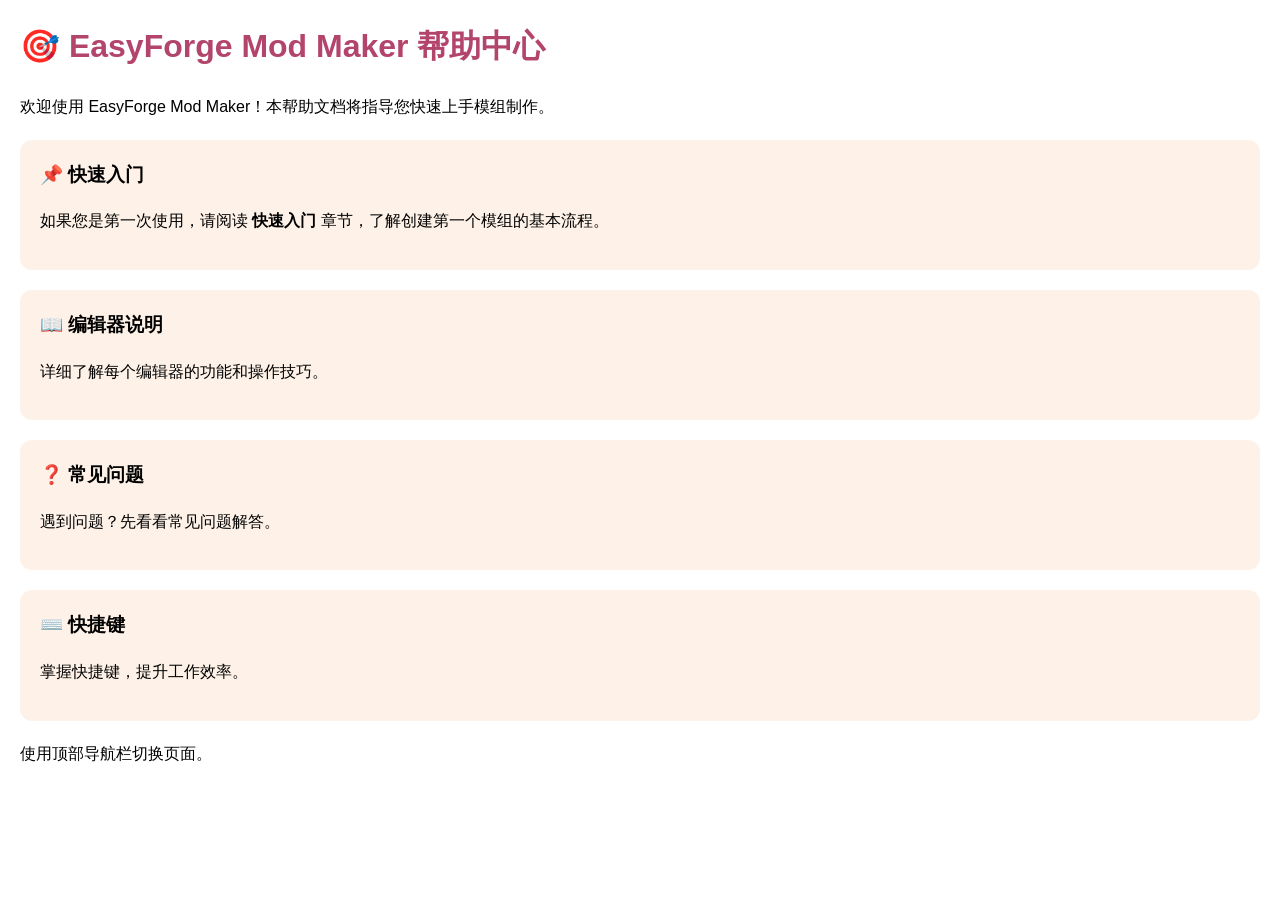
<file: src/main/resources/help/index.html>
<!DOCTYPE html>
<html>
<head>
    <meta charset="UTF-8">
    <title>帮助首页</title>
    <style>
        body { font-family: 'Segoe UI', sans-serif; margin: 20px; line-height: 1.6; }
        h1 { color: #b3446c; }
        .card { background: #fef2e8; padding: 20px; border-radius: 12px; margin: 20px 0; }
        .card h3 { margin-top: 0; }
    </style>
</head>
<body>
<h1>🎯 EasyForge Mod Maker 帮助中心</h1>
<p>欢迎使用 EasyForge Mod Maker！本帮助文档将指导您快速上手模组制作。</p>
<div class="card">
    <h3>📌 快速入门</h3>
    <p>如果您是第一次使用，请阅读 <strong>快速入门</strong> 章节，了解创建第一个模组的基本流程。</p>
</div>
<div class="card">
    <h3>📖 编辑器说明</h3>
    <p>详细了解每个编辑器的功能和操作技巧。</p>
</div>
<div class="card">
    <h3>❓ 常见问题</h3>
    <p>遇到问题？先看看常见问题解答。</p>
</div>
<div class="card">
    <h3>⌨️ 快捷键</h3>
    <p>掌握快捷键，提升工作效率。</p>
</div>
<p>使用顶部导航栏切换页面。</p>
</body>
</html>
</file>
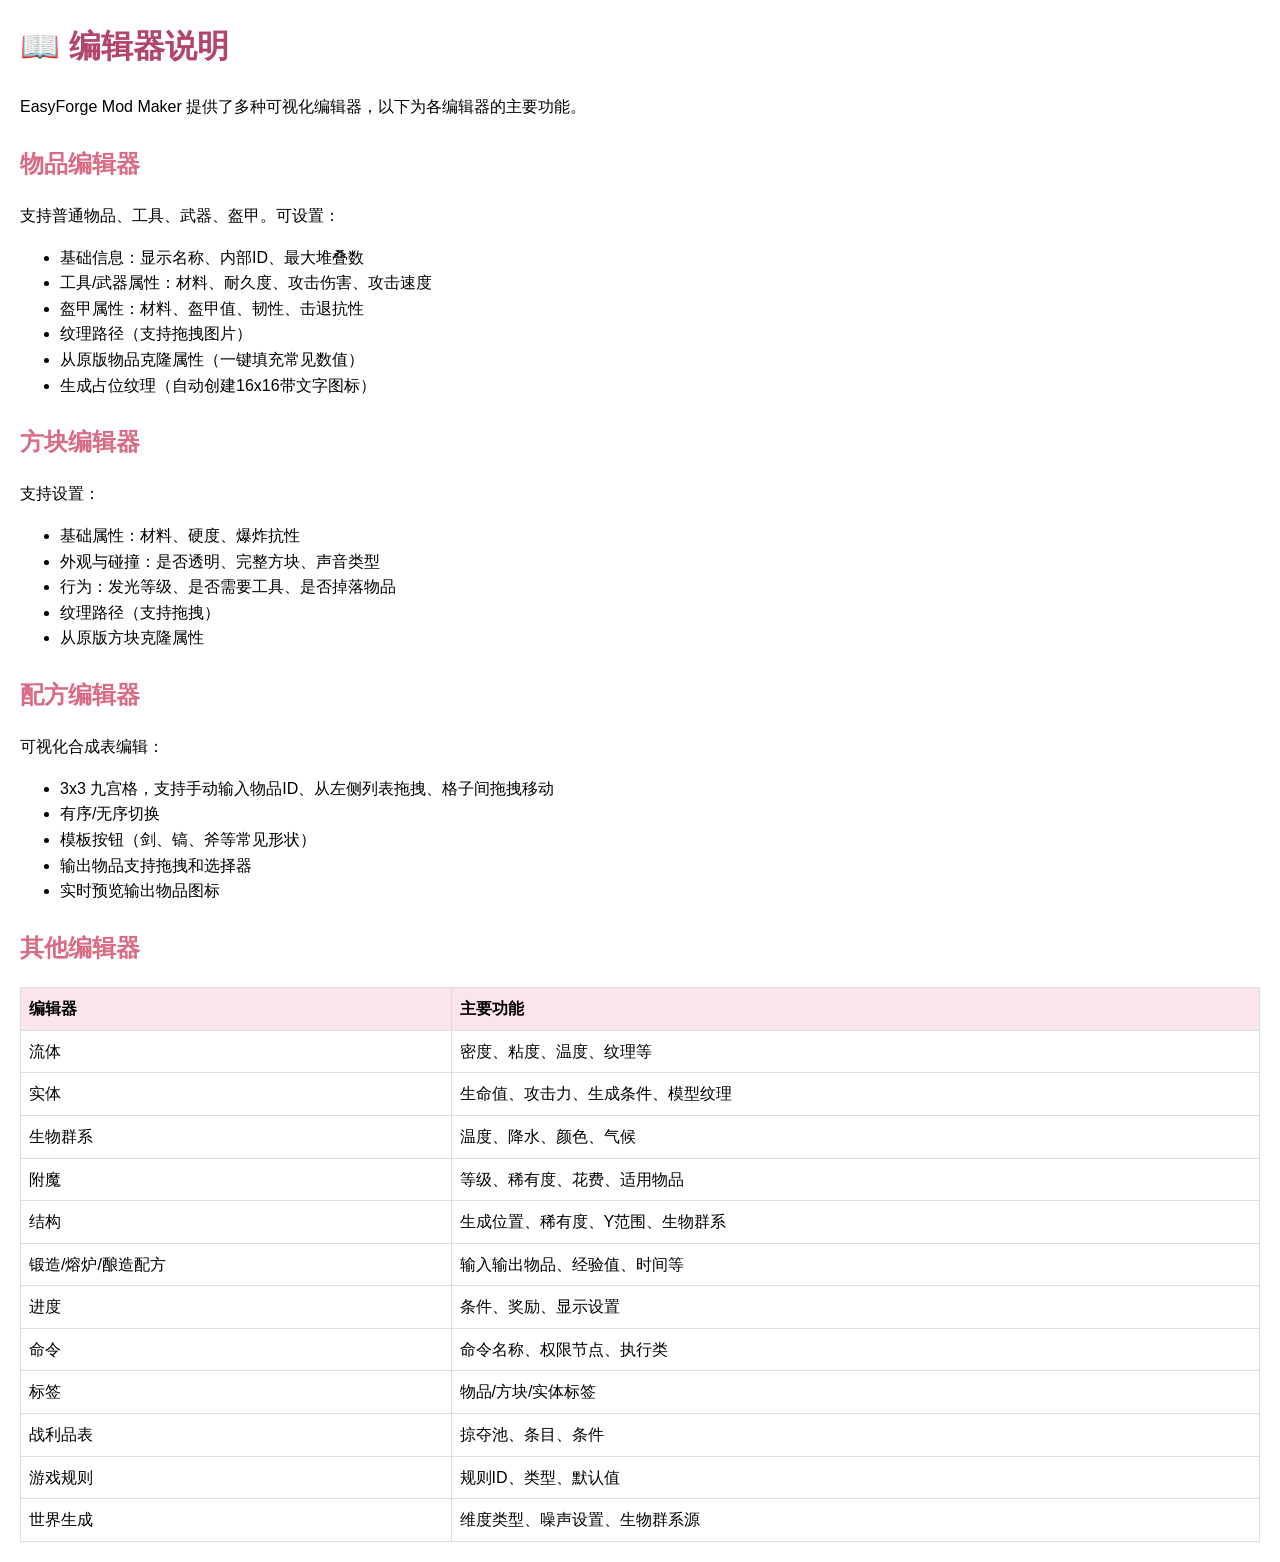
<file: src/main/resources/help/editors.html>
<!DOCTYPE html>
<html>
<head>
    <meta charset="UTF-8">
    <title>编辑器说明</title>
    <style>
        body { font-family: 'Segoe UI', sans-serif; margin: 20px; line-height: 1.6; }
        h1 { color: #b3446c; }
        h2 { color: #d96b84; margin-top: 25px; }
        table { border-collapse: collapse; width: 100%; margin: 15px 0; }
        th, td { border: 1px solid #ddd; padding: 8px; text-align: left; }
        th { background: #fce4ec; }
    </style>
</head>
<body>
<h1>📖 编辑器说明</h1>
<p>EasyForge Mod Maker 提供了多种可视化编辑器，以下为各编辑器的主要功能。</p>

<h2>物品编辑器</h2>
<p>支持普通物品、工具、武器、盔甲。可设置：</p>
<ul>
    <li>基础信息：显示名称、内部ID、最大堆叠数</li>
    <li>工具/武器属性：材料、耐久度、攻击伤害、攻击速度</li>
    <li>盔甲属性：材料、盔甲值、韧性、击退抗性</li>
    <li>纹理路径（支持拖拽图片）</li>
    <li>从原版物品克隆属性（一键填充常见数值）</li>
    <li>生成占位纹理（自动创建16x16带文字图标）</li>
</ul>

<h2>方块编辑器</h2>
<p>支持设置：</p>
<ul>
    <li>基础属性：材料、硬度、爆炸抗性</li>
    <li>外观与碰撞：是否透明、完整方块、声音类型</li>
    <li>行为：发光等级、是否需要工具、是否掉落物品</li>
    <li>纹理路径（支持拖拽）</li>
    <li>从原版方块克隆属性</li>
</ul>

<h2>配方编辑器</h2>
<p>可视化合成表编辑：</p>
<ul>
    <li>3x3 九宫格，支持手动输入物品ID、从左侧列表拖拽、格子间拖拽移动</li>
    <li>有序/无序切换</li>
    <li>模板按钮（剑、镐、斧等常见形状）</li>
    <li>输出物品支持拖拽和选择器</li>
    <li>实时预览输出物品图标</li>
</ul>

<h2>其他编辑器</h2>
<table>
    <tr><th>编辑器</th><th>主要功能</th></tr>
    <tr><td>流体</td><td>密度、粘度、温度、纹理等</td></tr>
    <tr><td>实体</td><td>生命值、攻击力、生成条件、模型纹理</td></tr>
    <tr><td>生物群系</td><td>温度、降水、颜色、气候</td></tr>
    <tr><td>附魔</td><td>等级、稀有度、花费、适用物品</td></tr>
    <tr><td>结构</td><td>生成位置、稀有度、Y范围、生物群系</td></tr>
    <tr><td>锻造/熔炉/酿造配方</td><td>输入输出物品、经验值、时间等</td></tr>
    <tr><td>进度</td><td>条件、奖励、显示设置</td></tr>
    <tr><td>命令</td><td>命令名称、权限节点、执行类</td></tr>
    <tr><td>标签</td><td>物品/方块/实体标签</td></tr>
    <tr><td>战利品表</td><td>掠夺池、条目、条件</td></tr>
    <tr><td>游戏规则</td><td>规则ID、类型、默认值</td></tr>
    <tr><td>世界生成</td><td>维度类型、噪声设置、生物群系源</td></tr>
</table>
</body>
</html>
</file>
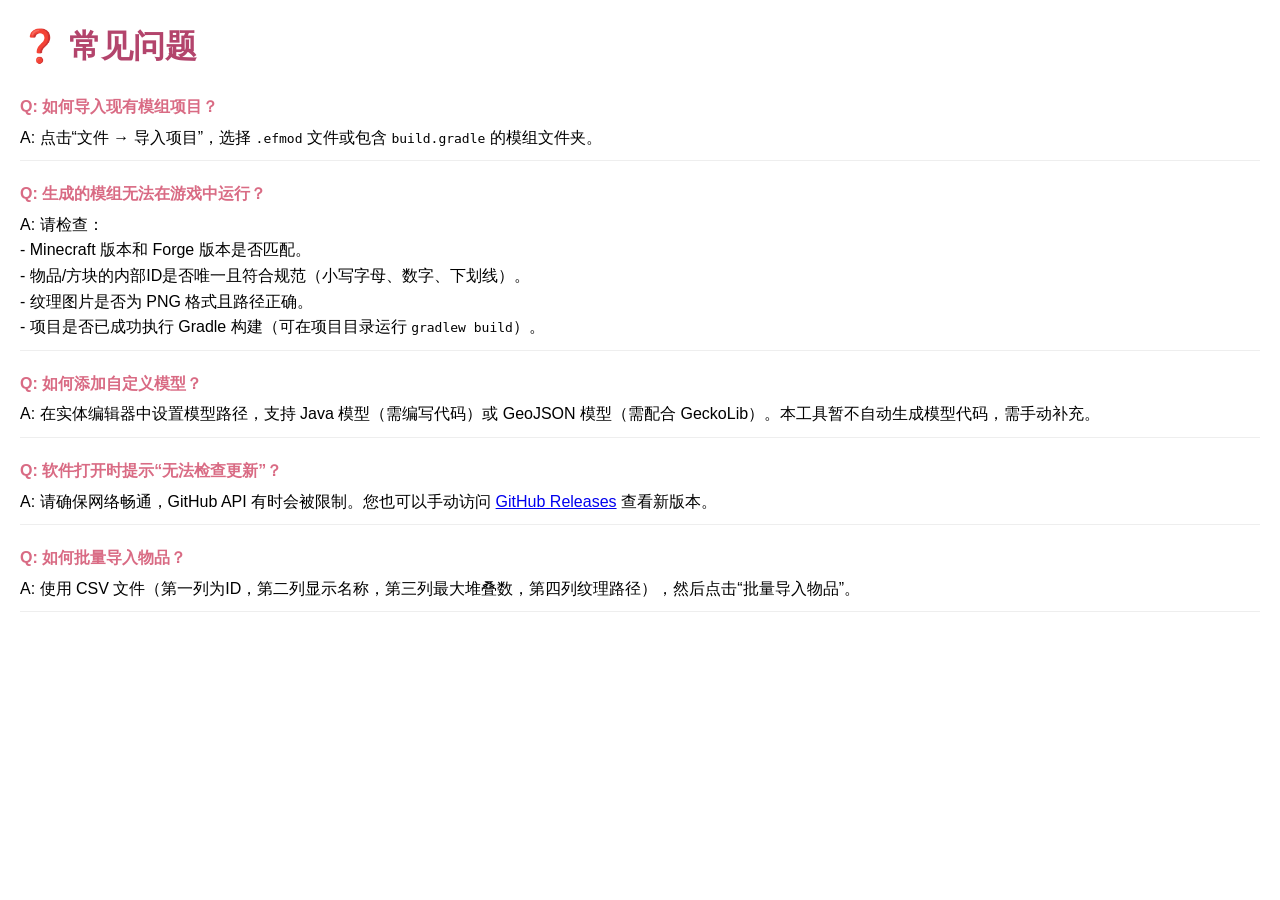
<file: src/main/resources/help/faq.html>
<!DOCTYPE html>
<html>
<head>
    <meta charset="UTF-8">
    <title>常见问题</title>
    <style>
        body { font-family: 'Segoe UI', sans-serif; margin: 20px; line-height: 1.6; }
        h1 { color: #b3446c; }
        .qa { margin-bottom: 20px; border-bottom: 1px solid #eee; padding-bottom: 10px; }
        .q { font-weight: bold; color: #d96b84; }
        .a { margin-top: 5px; }
    </style>
</head>
<body>
<h1>❓ 常见问题</h1>

<div class="qa">
    <div class="q">Q: 如何导入现有模组项目？</div>
    <div class="a">A: 点击“文件 → 导入项目”，选择 <code>.efmod</code> 文件或包含 <code>build.gradle</code> 的模组文件夹。</div>
</div>

<div class="qa">
    <div class="q">Q: 生成的模组无法在游戏中运行？</div>
    <div class="a">A: 请检查：<br>
        - Minecraft 版本和 Forge 版本是否匹配。<br>
        - 物品/方块的内部ID是否唯一且符合规范（小写字母、数字、下划线）。<br>
        - 纹理图片是否为 PNG 格式且路径正确。<br>
        - 项目是否已成功执行 Gradle 构建（可在项目目录运行 <code>gradlew build</code>）。</div>
</div>

<div class="qa">
    <div class="q">Q: 如何添加自定义模型？</div>
    <div class="a">A: 在实体编辑器中设置模型路径，支持 Java 模型（需编写代码）或 GeoJSON 模型（需配合 GeckoLib）。本工具暂不自动生成模型代码，需手动补充。</div>
</div>

<div class="qa">
    <div class="q">Q: 软件打开时提示“无法检查更新”？</div>
    <div class="a">A: 请确保网络畅通，GitHub API 有时会被限制。您也可以手动访问 <a href="https://github.com/YourUsername/EasyForgeModMaker/releases">GitHub Releases</a> 查看新版本。</div>
</div>

<div class="qa">
    <div class="q">Q: 如何批量导入物品？</div>
    <div class="a">A: 使用 CSV 文件（第一列为ID，第二列显示名称，第三列最大堆叠数，第四列纹理路径），然后点击“批量导入物品”。</div>
</div>
</body>
</html>
</file>
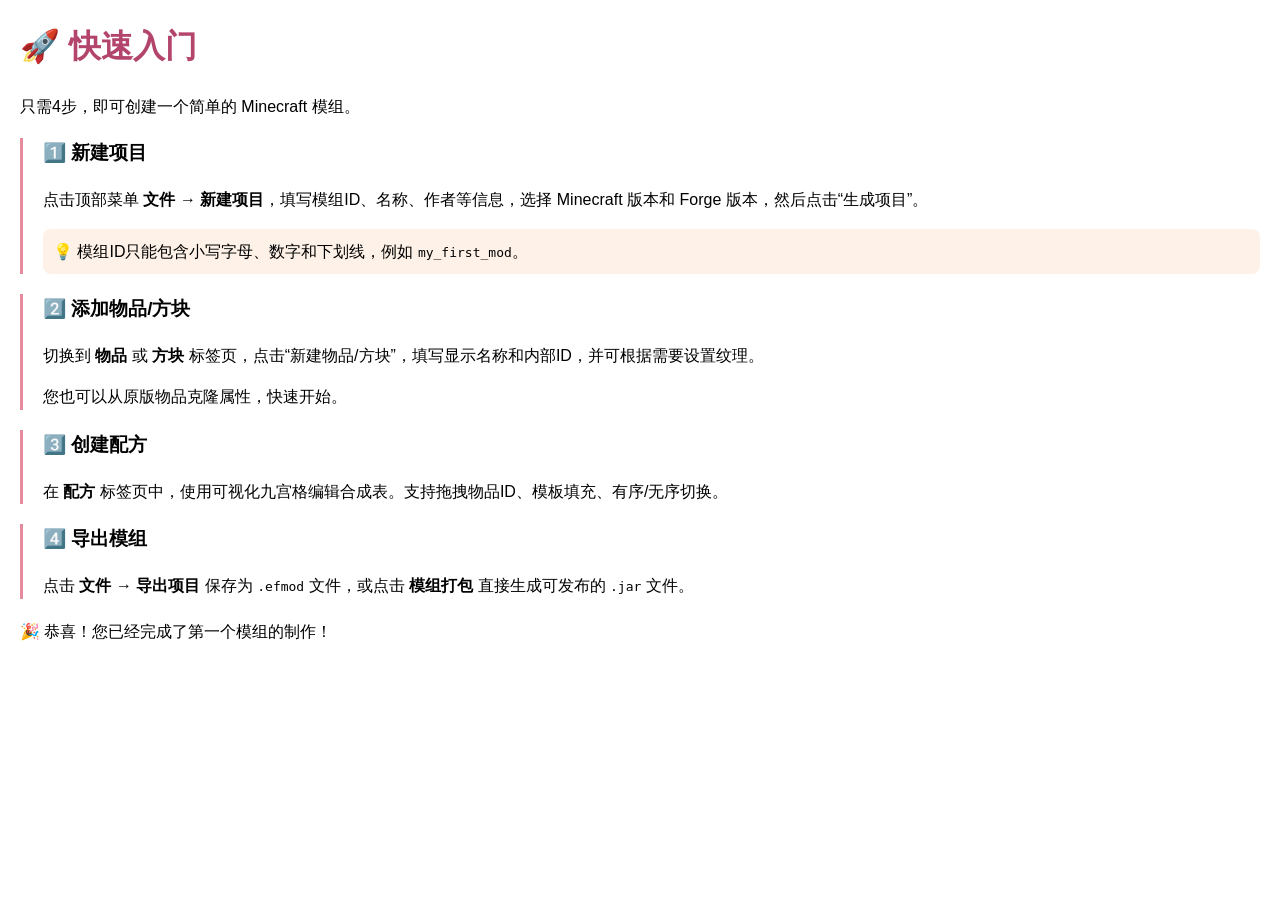
<file: src/main/resources/help/getting_started.html>
<!DOCTYPE html>
<html>
<head>
    <meta charset="UTF-8">
    <title>快速入门</title>
    <style>
        body { font-family: 'Segoe UI', sans-serif; margin: 20px; line-height: 1.6; }
        h1 { color: #b3446c; }
        .step { margin-bottom: 20px; padding-left: 20px; border-left: 3px solid #e68a9e; }
        .tip { background: #fef2e8; padding: 10px; border-radius: 8px; }
    </style>
</head>
<body>
<h1>🚀 快速入门</h1>
<p>只需4步，即可创建一个简单的 Minecraft 模组。</p>

<div class="step">
    <h3>1️⃣ 新建项目</h3>
    <p>点击顶部菜单 <strong>文件 → 新建项目</strong>，填写模组ID、名称、作者等信息，选择 Minecraft 版本和 Forge 版本，然后点击“生成项目”。</p>
    <div class="tip">💡 模组ID只能包含小写字母、数字和下划线，例如 <code>my_first_mod</code>。</div>
</div>

<div class="step">
    <h3>2️⃣ 添加物品/方块</h3>
    <p>切换到 <strong>物品</strong> 或 <strong>方块</strong> 标签页，点击“新建物品/方块”，填写显示名称和内部ID，并可根据需要设置纹理。</p>
    <p>您也可以从原版物品克隆属性，快速开始。</p>
</div>

<div class="step">
    <h3>3️⃣ 创建配方</h3>
    <p>在 <strong>配方</strong> 标签页中，使用可视化九宫格编辑合成表。支持拖拽物品ID、模板填充、有序/无序切换。</p>
</div>

<div class="step">
    <h3>4️⃣ 导出模组</h3>
    <p>点击 <strong>文件 → 导出项目</strong> 保存为 <code>.efmod</code> 文件，或点击 <strong>模组打包</strong> 直接生成可发布的 <code>.jar</code> 文件。</p>
</div>

<p>🎉 恭喜！您已经完成了第一个模组的制作！</p>
</body>
</html>
</file>
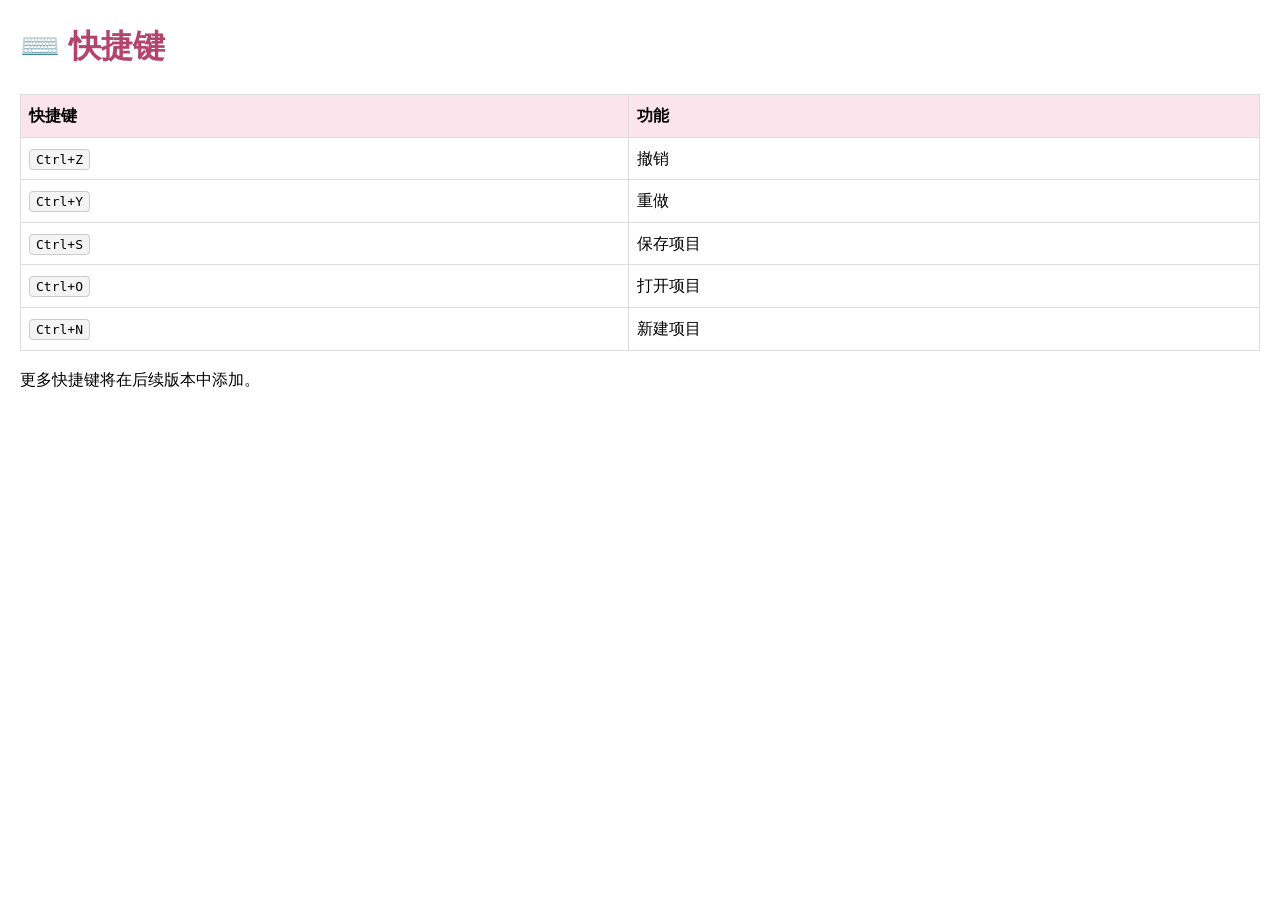
<file: src/main/resources/help/shortcuts.html>
<!DOCTYPE html>
<html>
<head>
    <meta charset="UTF-8">
    <title>快捷键</title>
    <style>
        body { font-family: 'Segoe UI', sans-serif; margin: 20px; line-height: 1.6; }
        h1 { color: #b3446c; }
        kbd { background: #f4f4f4; padding: 2px 6px; border-radius: 4px; font-family: monospace; border: 1px solid #ccc; }
        table { border-collapse: collapse; width: 100%; margin: 15px 0; }
        th, td { border: 1px solid #ddd; padding: 8px; text-align: left; }
        th { background: #fce4ec; }
    </style>
</head>
<body>
<h1>⌨️ 快捷键</h1>
<table>
    <tr><th>快捷键</th><th>功能</th></tr>
    <tr><td><kbd>Ctrl+Z</kbd></td><td>撤销</td></tr>
    <tr><td><kbd>Ctrl+Y</kbd></td><td>重做</td></tr>
    <tr><td><kbd>Ctrl+S</kbd></td><td>保存项目</td></tr>
    <tr><td><kbd>Ctrl+O</kbd></td><td>打开项目</td></tr>
    <tr><td><kbd>Ctrl+N</kbd></td><td>新建项目</td></tr>
</table>
<p>更多快捷键将在后续版本中添加。</p>
</body>
</html>
</file>
